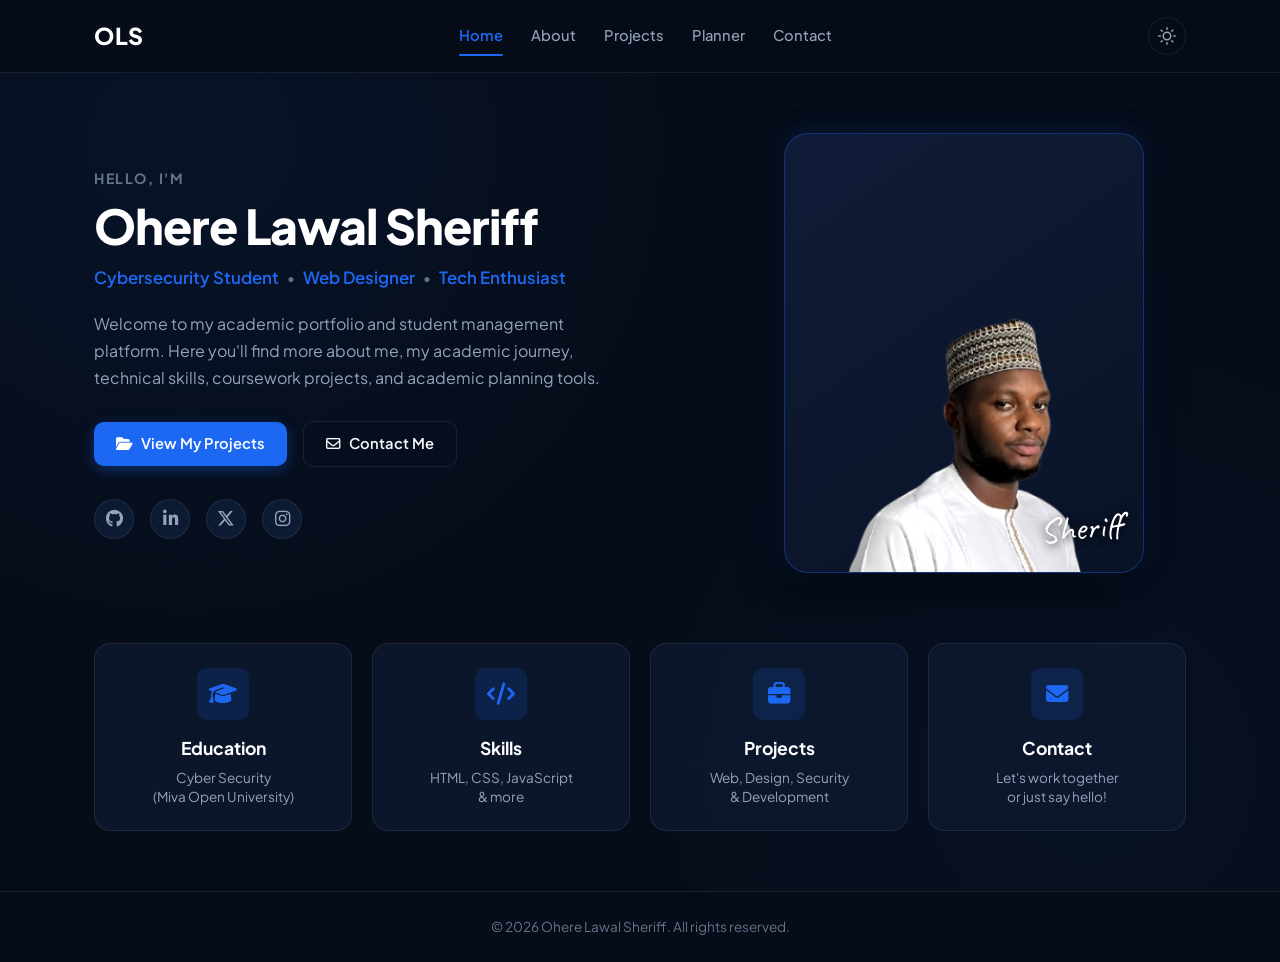
<file: index.html>
<!DOCTYPE html>
<html lang="en" data-theme="dark">
<head>
  <meta charset="UTF-8">
  <meta name="viewport" content="width=device-width, initial-scale=1.0">
  <title>Ohere Lawal Sheriff | Academic & Professional Portfolio</title>
  <meta name="description" content="Cybersecurity Student, Web Designer, Tech Enthusiast. Personal Academic Portfolio and Student Management Platform of Ohere Lawal Sheriff.">
  <link rel="stylesheet" href="css/style.css">
  <link rel="stylesheet" href="https://cdnjs.cloudflare.com/ajax/libs/font-awesome/6.4.0/css/all.min.css">
</head>
<body>

  <!-- Navigation Bar -->
  <header>
    <nav class="navbar" aria-label="Main Navigation">
      <div class="container nav-container">
        <a href="index.html" class="brand-logo" aria-label="OLS Home">
          OLS
        </a>

        <div class="nav-links" id="nav-links">
          <a href="index.html" class="nav-link active">Home</a>
          <a href="about.html" class="nav-link">About</a>
          <a href="projects.html" class="nav-link">Projects</a>
          <a href="planner.html" class="nav-link">Planner</a>
          <a href="contact.html" class="nav-link">Contact</a>
        </div>

        <div class="nav-actions">
          <button id="theme-toggle" class="theme-toggle-btn" aria-label="Toggle Theme" title="Toggle Light/Dark Theme">
            <svg xmlns="http://www.w3.org/2000/svg" width="18" height="18" viewBox="0 0 24 24" fill="none" stroke="currentColor" stroke-width="2" stroke-linecap="round" stroke-linejoin="round">
              <path d="M21 12.79A9 9 0 1 1 11.21 3 7 7 0 0 0 21 12.79z"></path>
            </svg>
          </button>
          <button id="mobile-menu-btn" class="mobile-menu-btn" aria-label="Open Navigation Menu">
            <i class="fa-solid fa-bars"></i>
          </button>
        </div>
      </div>
    </nav>
  </header>

  <!-- Main Content -->
  <main>
    <!-- Hero Section -->
    <section class="hero-section" aria-label="Introduction">
      <div class="container hero-grid">
        <div class="hero-content">
          <p class="hero-tag">HELLO, I'M</p>
          <h1 class="hero-name">Ohere Lawal Sheriff</h1>
          
          <div class="hero-roles">
            <span>Cybersecurity Student</span>
            <span class="dot">•</span>
            <span>Web Designer</span>
            <span class="dot">•</span>
            <span>Tech Enthusiast</span>
          </div>

          <p class="hero-desc">
            Welcome to my academic portfolio and student management platform. Here you'll find more about me, my academic journey, technical skills, coursework projects, and academic planning tools.
          </p>

          <div class="hero-buttons">
            <a href="projects.html" class="btn btn-primary">
              <i class="fa-solid fa-folder-open"></i> View My Projects
            </a>
            <a href="contact.html" class="btn btn-outline">
              <i class="fa-regular fa-envelope"></i> Contact Me
            </a>
          </div>

          <!-- Social Links -->
          <div class="social-links" aria-label="Social Profiles">
            <a href="https://github.com" target="_blank" rel="noopener noreferrer" class="social-link" aria-label="GitHub Profile">
              <i class="fa-brands fa-github"></i>
            </a>
            <a href="https://linkedin.com" target="_blank" rel="noopener noreferrer" class="social-link" aria-label="LinkedIn Profile">
              <i class="fa-brands fa-linkedin-in"></i>
            </a>
            <a href="https://x.com" target="_blank" rel="noopener noreferrer" class="social-link" aria-label="X Twitter Profile">
              <i class="fa-brands fa-x-twitter"></i>
            </a>
            <a href="https://instagram.com" target="_blank" rel="noopener noreferrer" class="social-link" aria-label="Instagram Profile">
              <i class="fa-brands fa-instagram"></i>
            </a>
          </div>
        </div>

        <!-- Hero Photograph Card -->
        <div class="hero-image-wrapper">
          <figure class="hero-image-card">
            <img src="assets/hero-photo.png" alt="Ohere Lawal Sheriff - Cybersecurity Student Photograph" width="360" height="420" loading="eager">
            <div class="signature-badge">Sheriff</div>
            <figcaption class="sr-only">Ohere Lawal Sheriff Academic Profile Portrait</figcaption>
          </figure>
        </div>
      </div>
    </section>

    <!-- Quick Highlights Section -->
    <section class="features-section" aria-label="Academic & Portfolio Highlights">
      <div class="container features-grid">
        <!-- Education -->
        <a href="about.html" class="feature-card">
          <div class="feature-icon-wrapper">
            <i class="fa-solid fa-graduation-cap"></i>
          </div>
          <h2 class="feature-title">Education</h2>
          <p class="feature-desc">Cyber Security<br>(Miva Open University)</p>
        </a>

        <!-- Skills -->
        <a href="about.html" class="feature-card">
          <div class="feature-icon-wrapper">
            <i class="fa-solid fa-code"></i>
          </div>
          <h2 class="feature-title">Skills</h2>
          <p class="feature-desc">HTML, CSS, JavaScript<br>& more</p>
        </a>

        <!-- Projects -->
        <a href="projects.html" class="feature-card">
          <div class="feature-icon-wrapper">
            <i class="fa-solid fa-briefcase"></i>
          </div>
          <h2 class="feature-title">Projects</h2>
          <p class="feature-desc">Web, Design, Security<br>& Development</p>
        </a>

        <!-- Contact -->
        <a href="contact.html" class="feature-card">
          <div class="feature-icon-wrapper">
            <i class="fa-solid fa-envelope"></i>
          </div>
          <h2 class="feature-title">Contact</h2>
          <p class="feature-desc">Let's work together<br>or just say hello!</p>
        </a>
      </div>
    </section>
  </main>

  <!-- Footer -->
  <footer class="footer">
    <div class="container">
      <p class="footer-text">© 2026 Ohere Lawal Sheriff. All rights reserved.</p>
    </div>
  </footer>

  <script src="js/main.js"></script>
</body>
</html>
</file>
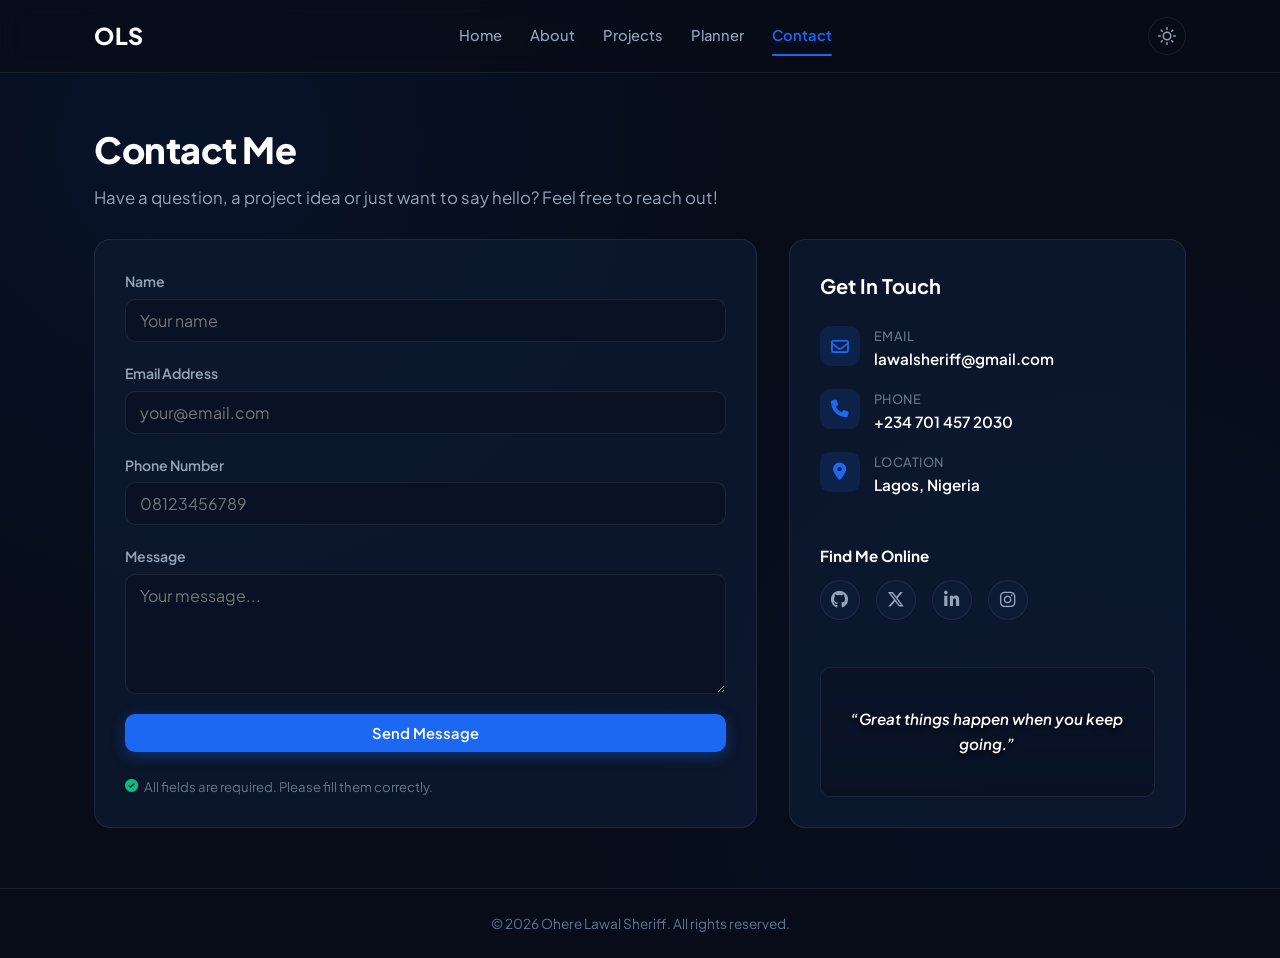
<file: contact.html>
<!DOCTYPE html>
<html lang="en" data-theme="dark">
<head>
  <meta charset="UTF-8">
  <meta name="viewport" content="width=device-width, initial-scale=1.0">
  <title>Contact Me | Ohere Lawal Sheriff</title>
  <meta name="description" content="Get in touch with Ohere Lawal Sheriff for cybersecurity, web design, projects, and collaborations.">
  <link rel="stylesheet" href="css/style.css">
  <link rel="stylesheet" href="https://cdnjs.cloudflare.com/ajax/libs/font-awesome/6.4.0/css/all.min.css">
</head>
<body>

  <!-- Navigation Bar -->
  <header>
    <nav class="navbar" aria-label="Main Navigation">
      <div class="container nav-container">
        <a href="index.html" class="brand-logo" aria-label="OLS Home">
          OLS
        </a>

        <div class="nav-links" id="nav-links">
          <a href="index.html" class="nav-link">Home</a>
          <a href="about.html" class="nav-link">About</a>
          <a href="projects.html" class="nav-link">Projects</a>
          <a href="planner.html" class="nav-link">Planner</a>
          <a href="contact.html" class="nav-link active">Contact</a>
        </div>

        <div class="nav-actions">
          <button id="theme-toggle" class="theme-toggle-btn" aria-label="Toggle Theme" title="Toggle Light/Dark Theme">
            <svg xmlns="http://www.w3.org/2000/svg" width="18" height="18" viewBox="0 0 24 24" fill="none" stroke="currentColor" stroke-width="2" stroke-linecap="round" stroke-linejoin="round">
              <path d="M21 12.79A9 9 0 1 1 11.21 3 7 7 0 0 0 21 12.79z"></path>
            </svg>
          </button>
          <button id="mobile-menu-btn" class="mobile-menu-btn" aria-label="Open Navigation Menu">
            <i class="fa-solid fa-bars"></i>
          </button>
        </div>
      </div>
    </nav>
  </header>

  <!-- Main Content -->
  <main class="container">
    <header class="page-header">
      <h1 class="page-title">Contact Me</h1>
      <p class="page-subtitle">Have a question, a project idea or just want to say hello? Feel free to reach out!</p>
    </header>

    <div class="contact-grid">
      <!-- Contact Form (Left) -->
      <section class="contact-form-card" aria-label="Contact Form">
        <form id="contact-form" class="contact-form" novalidate>
          <div class="form-group">
            <label for="contact-name" class="form-label">Name</label>
            <input 
              type="text" 
              id="contact-name" 
              class="form-input" 
              placeholder="Your name" 
              required
            >
          </div>

          <div class="form-group">
            <label for="contact-email" class="form-label">Email Address</label>
            <input 
              type="email" 
              id="contact-email" 
              class="form-input" 
              placeholder="your@email.com" 
              required
            >
          </div>

          <div class="form-group">
            <label for="contact-phone" class="form-label">Phone Number</label>
            <input 
              type="tel" 
              id="contact-phone" 
              class="form-input" 
              placeholder="08123456789" 
              required
            >
          </div>

          <div class="form-group">
            <label for="contact-message" class="form-label">Message</label>
            <textarea 
              id="contact-message" 
              class="form-input form-textarea" 
              placeholder="Your message..." 
              rows="4" 
              required
            ></textarea>
          </div>

          <button type="submit" class="btn btn-primary" style="width: 100%;">
            Send Message
          </button>

          <p class="form-disclaimer">
            <i class="fa-solid fa-circle-check" style="color: #10b981;"></i>
            All fields are required. Please fill them correctly.
          </p>
        </form>
      </section>

      <!-- Contact Info Details (Right) -->
      <aside class="contact-details-card" aria-label="Contact Information and Direct Links">
        <div class="contact-info-block">
          <h2 style="font-size: 1.25rem; font-weight: 700; color: var(--text-heading); margin-bottom: 6px;">Get In Touch</h2>
          
          <!-- Email -->
          <div class="info-row">
            <div class="info-row-icon">
              <i class="fa-regular fa-envelope"></i>
            </div>
            <div class="info-row-text">
              <span class="info-row-label">Email</span>
              <a href="mailto:lawalsheriff@gmail.com" class="info-row-val">lawalsheriff@gmail.com</a>
            </div>
          </div>

          <!-- Phone -->
          <div class="info-row">
            <div class="info-row-icon">
              <i class="fa-solid fa-phone"></i>
            </div>
            <div class="info-row-text">
              <span class="info-row-label">Phone</span>
              <a href="tel:+2347014572030" class="info-row-val">+234 701 457 2030</a>
            </div>
          </div>

          <!-- Location -->
          <div class="info-row">
            <div class="info-row-icon">
              <i class="fa-solid fa-location-dot"></i>
            </div>
            <div class="info-row-text">
              <span class="info-row-label">Location</span>
              <span class="info-row-val">Lagos, Nigeria</span>
            </div>
          </div>
        </div>

        <!-- Social Media Links -->
        <div>
          <h3 class="social-block-title">Find Me Online</h3>
          <div class="social-links">
            <a href="https://github.com" target="_blank" rel="noopener noreferrer" class="social-link" aria-label="GitHub">
              <i class="fa-brands fa-github"></i>
            </a>
            <a href="https://x.com" target="_blank" rel="noopener noreferrer" class="social-link" aria-label="X Twitter">
              <i class="fa-brands fa-x-twitter"></i>
            </a>
            <a href="https://linkedin.com" target="_blank" rel="noopener noreferrer" class="social-link" aria-label="LinkedIn">
              <i class="fa-brands fa-linkedin-in"></i>
            </a>
            <a href="https://instagram.com" target="_blank" rel="noopener noreferrer" class="social-link" aria-label="Instagram">
              <i class="fa-brands fa-instagram"></i>
            </a>
          </div>
        </div>

        <!-- Inspirational Visual Box -->
        <div class="inspirational-card">
          <p>“Great things happen when you keep going.”</p>
        </div>
      </aside>
    </div>
  </main>

  <!-- Footer -->
  <footer class="footer">
    <div class="container">
      <p class="footer-text">© 2026 Ohere Lawal Sheriff. All rights reserved.</p>
    </div>
  </footer>

  <script src="js/main.js"></script>
  <script src="js/contact.js"></script>
</body>
</html>
</file>
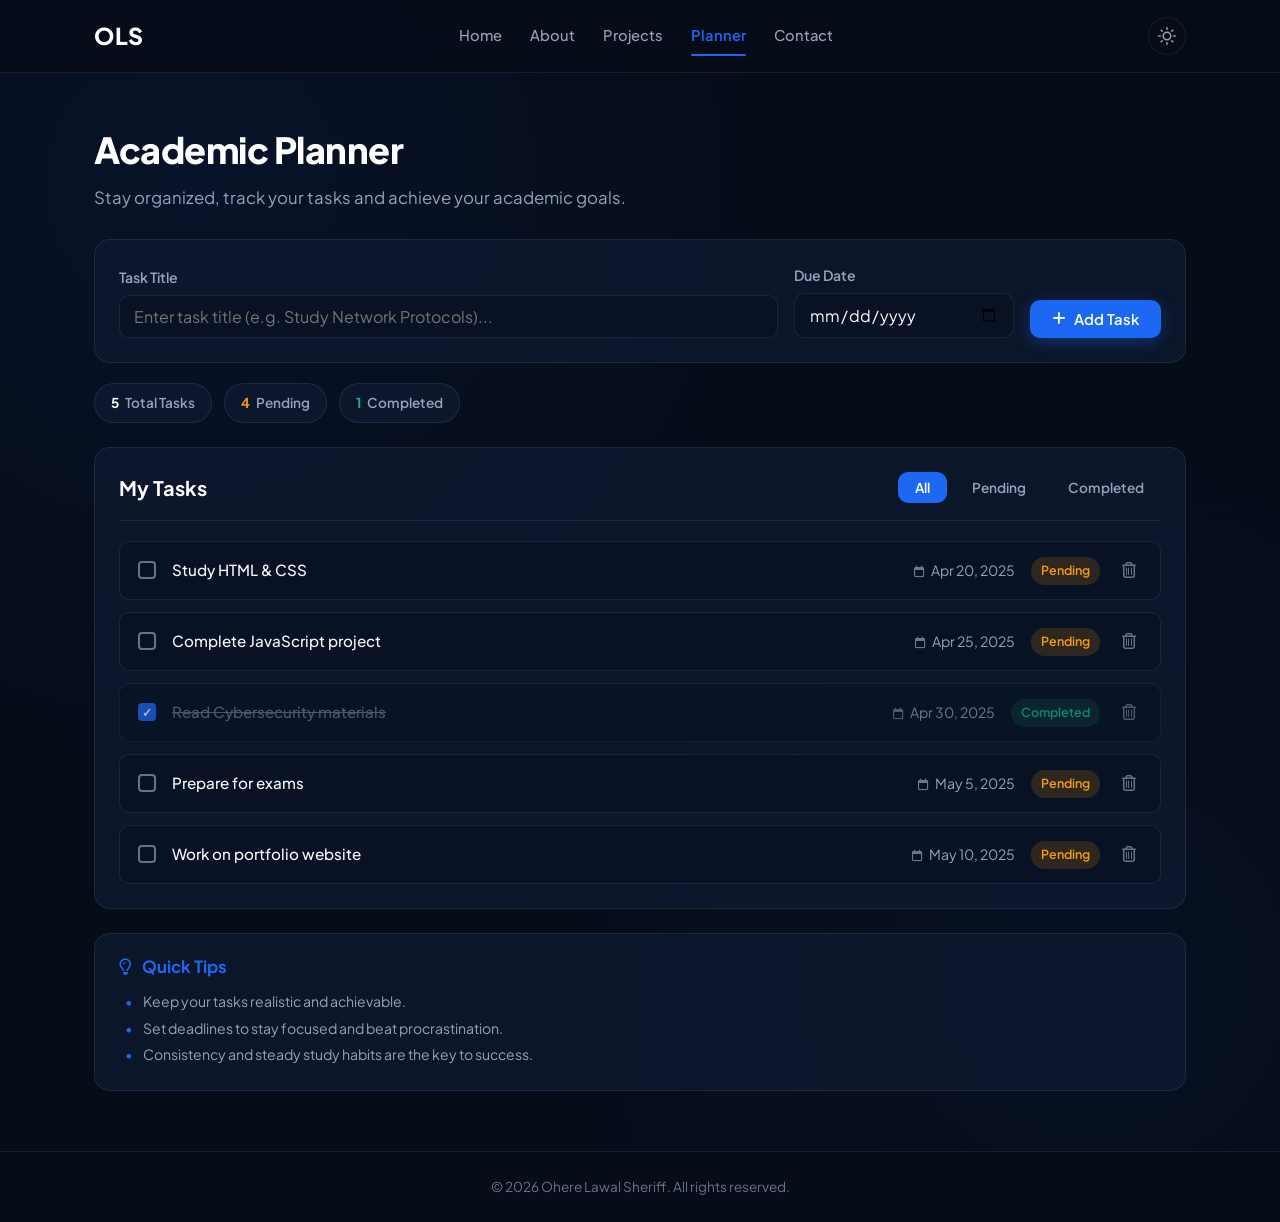
<file: planner.html>
<!DOCTYPE html>
<html lang="en" data-theme="dark">
<head>
  <meta charset="UTF-8">
  <meta name="viewport" content="width=device-width, initial-scale=1.0">
  <title>Academic Planner | Ohere Lawal Sheriff</title>
  <meta name="description" content="Interactive Academic Task Planner and Student Management Platform for tracking coursework and deadlines.">
  <link rel="stylesheet" href="css/style.css">
  <link rel="stylesheet" href="https://cdnjs.cloudflare.com/ajax/libs/font-awesome/6.4.0/css/all.min.css">
</head>
<body>

  <!-- Navigation Bar -->
  <header>
    <nav class="navbar" aria-label="Main Navigation">
      <div class="container nav-container">
        <a href="index.html" class="brand-logo" aria-label="OLS Home">
          OLS
        </a>

        <div class="nav-links" id="nav-links">
          <a href="index.html" class="nav-link">Home</a>
          <a href="about.html" class="nav-link">About</a>
          <a href="projects.html" class="nav-link">Projects</a>
          <a href="planner.html" class="nav-link active">Planner</a>
          <a href="contact.html" class="nav-link">Contact</a>
        </div>

        <div class="nav-actions">
          <button id="theme-toggle" class="theme-toggle-btn" aria-label="Toggle Theme" title="Toggle Light/Dark Theme">
            <svg xmlns="http://www.w3.org/2000/svg" width="18" height="18" viewBox="0 0 24 24" fill="none" stroke="currentColor" stroke-width="2" stroke-linecap="round" stroke-linejoin="round">
              <path d="M21 12.79A9 9 0 1 1 11.21 3 7 7 0 0 0 21 12.79z"></path>
            </svg>
          </button>
          <button id="mobile-menu-btn" class="mobile-menu-btn" aria-label="Open Navigation Menu">
            <i class="fa-solid fa-bars"></i>
          </button>
        </div>
      </div>
    </nav>
  </header>

  <!-- Main Content -->
  <main class="container">
    <header class="page-header">
      <h1 class="page-title">Academic Planner</h1>
      <p class="page-subtitle">Stay organized, track your tasks and achieve your academic goals.</p>
    </header>

    <div class="planner-wrapper">
      <!-- Task Creation Form Section -->
      <section class="planner-form-card" aria-label="Add New Task">
        <form id="task-form" class="planner-form">
          <div class="form-group">
            <label for="task-title" class="form-label">Task Title</label>
            <input 
              type="text" 
              id="task-title" 
              class="form-input" 
              placeholder="Enter task title (e.g. Study Network Protocols)..." 
              required
            >
          </div>

          <div class="form-group">
            <label for="task-due-date" class="form-label">Due Date</label>
            <input 
              type="date" 
              id="task-due-date" 
              class="form-input"
            >
          </div>

          <button type="submit" class="btn btn-primary">
            <i class="fa-solid fa-plus"></i> Add Task
          </button>
        </form>
      </section>

      <!-- Task Statistics Bar -->
      <div class="planner-stats-bar">
        <div class="stat-pill">
          <span class="stat-num" id="total-count">0</span> Total Tasks
        </div>
        <div class="stat-pill pending-stat">
          <span class="stat-num" id="pending-count">0</span> Pending
        </div>
        <div class="stat-pill completed-stat">
          <span class="stat-num" id="completed-count">0</span> Completed
        </div>
      </div>

      <!-- Task List & Filters Card -->
      <section class="planner-content-card" aria-label="Task Management List">
        <div class="planner-header-bar">
          <h2 style="font-size: 1.25rem; font-weight: 700; color: var(--text-heading);">My Tasks</h2>
          
          <div class="filter-tabs" role="tablist">
            <button class="filter-tab active" data-filter="all" role="tab">All</button>
            <button class="filter-tab" data-filter="pending" role="tab">Pending</button>
            <button class="filter-tab" data-filter="completed" role="tab">Completed</button>
          </div>
        </div>

        <div id="tasks-list" class="tasks-list">
          <!-- Dynamically Populated by planner.js -->
        </div>
      </section>

      <!-- Quick Tips Card -->
      <aside class="tips-card" aria-label="Study & Academic Productivity Tips">
        <div class="tips-header">
          <i class="fa-regular fa-lightbulb"></i>
          <span>Quick Tips</span>
        </div>
        <ul class="tips-list">
          <li>Keep your tasks realistic and achievable.</li>
          <li>Set deadlines to stay focused and beat procrastination.</li>
          <li>Consistency and steady study habits are the key to success.</li>
        </ul>
      </aside>
    </div>
  </main>

  <!-- Footer -->
  <footer class="footer">
    <div class="container">
      <p class="footer-text">© 2026 Ohere Lawal Sheriff. All rights reserved.</p>
    </div>
  </footer>

  <script src="js/main.js"></script>
  <script src="js/planner.js"></script>
</body>
</html>
</file>
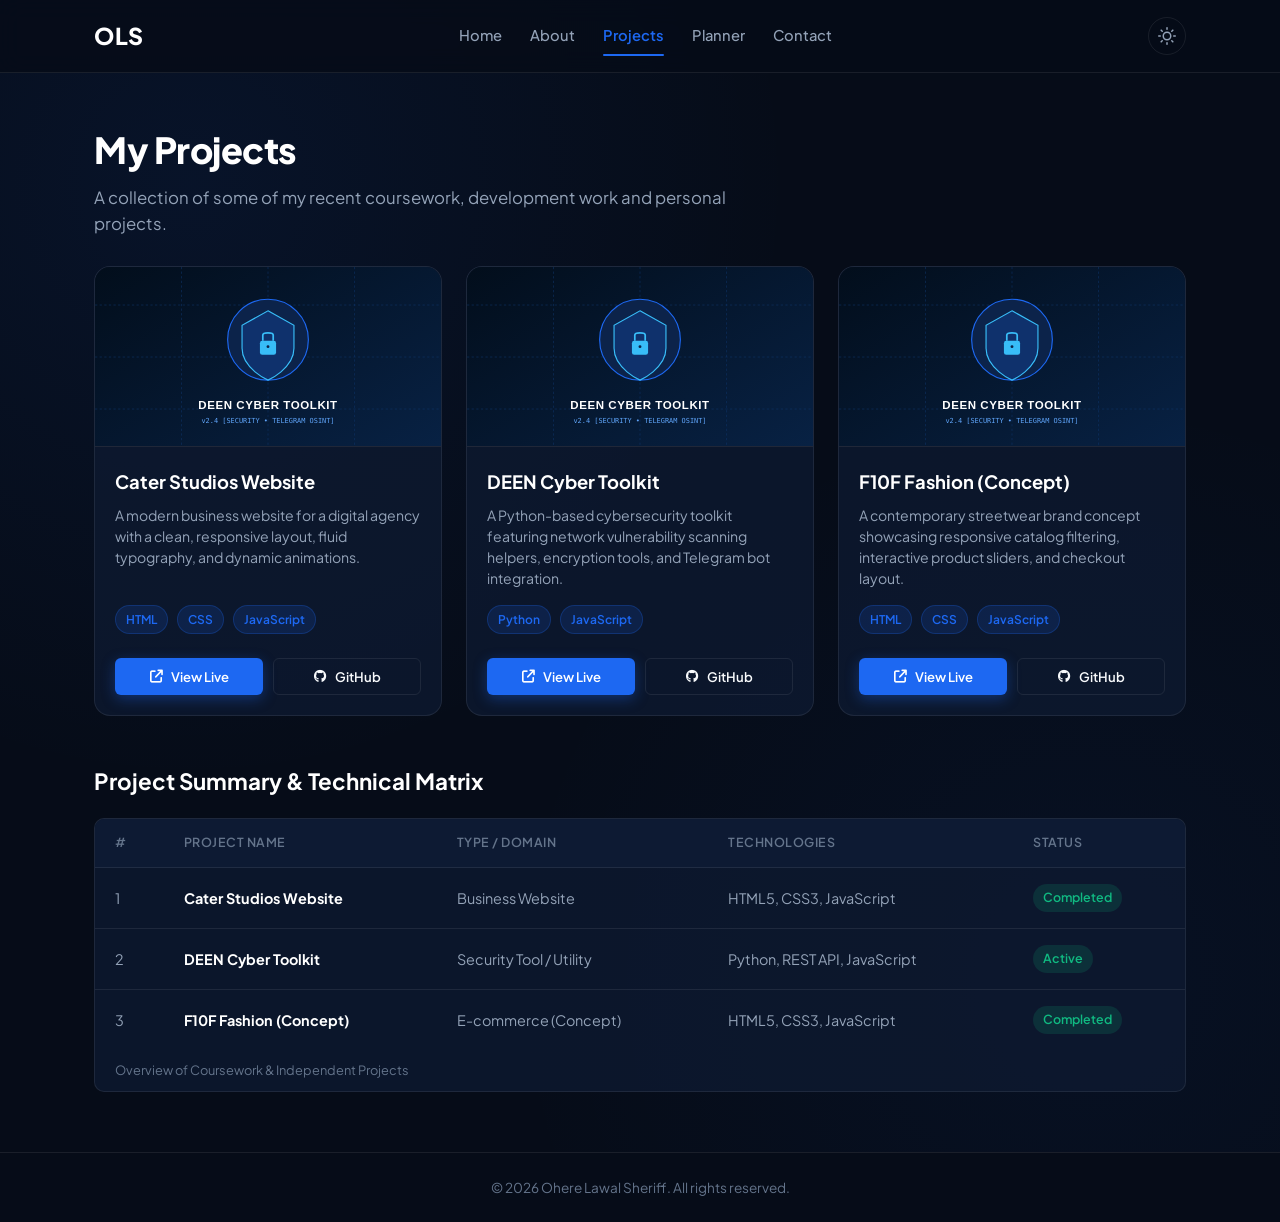
<file: projects.html>
<!DOCTYPE html>
<html lang="en" data-theme="dark">
<head>
  <meta charset="UTF-8">
  <meta name="viewport" content="width=device-width, initial-scale=1.0">
  <title>My Projects | Ohere Lawal Sheriff</title>
  <meta name="description" content="Explore academic and development projects built by Ohere Lawal Sheriff - Cater Studios Website, DEEN Cyber Toolkit, and F10F Fashion Concept.">
  <link rel="stylesheet" href="css/style.css">
  <link rel="stylesheet" href="https://cdnjs.cloudflare.com/ajax/libs/font-awesome/6.4.0/css/all.min.css">
</head>
<body>

  <!-- Navigation Bar -->
  <header>
    <nav class="navbar" aria-label="Main Navigation">
      <div class="container nav-container">
        <a href="index.html" class="brand-logo" aria-label="OLS Home">
          OLS
        </a>

        <div class="nav-links" id="nav-links">
          <a href="index.html" class="nav-link">Home</a>
          <a href="about.html" class="nav-link">About</a>
          <a href="projects.html" class="nav-link active">Projects</a>
          <a href="planner.html" class="nav-link">Planner</a>
          <a href="contact.html" class="nav-link">Contact</a>
        </div>

        <div class="nav-actions">
          <button id="theme-toggle" class="theme-toggle-btn" aria-label="Toggle Theme" title="Toggle Light/Dark Theme">
            <svg xmlns="http://www.w3.org/2000/svg" width="18" height="18" viewBox="0 0 24 24" fill="none" stroke="currentColor" stroke-width="2" stroke-linecap="round" stroke-linejoin="round">
              <path d="M21 12.79A9 9 0 1 1 11.21 3 7 7 0 0 0 21 12.79z"></path>
            </svg>
          </button>
          <button id="mobile-menu-btn" class="mobile-menu-btn" aria-label="Open Navigation Menu">
            <i class="fa-solid fa-bars"></i>
          </button>
        </div>
      </div>
    </nav>
  </header>

  <!-- Main Content -->
  <main class="container">
    <header class="page-header">
      <h1 class="page-title">My Projects</h1>
      <p class="page-subtitle">A collection of some of my recent coursework, development work and personal projects.</p>
    </header>

    <!-- Projects Cards Grid -->
    <section class="projects-grid" aria-label="Project Showcase">
      <!-- Project 1: Cater Studios Website -->
      <article class="project-card">
        <figure class="project-preview">
          <img src="assets/project-deen.svg" alt="Cater Studios Website Screenshot and Interface Preview" loading="lazy">
        </figure>
        <div class="project-body">
          <h2 class="project-title">Cater Studios Website</h2>
          <p class="project-desc">
            A modern business website for a digital agency with a clean, responsive layout, fluid typography, and dynamic animations.
          </p>
          <div class="project-tags">
            <span class="tech-badge">HTML</span>
            <span class="tech-badge">CSS</span>
            <span class="tech-badge">JavaScript</span>
          </div>
          <div class="project-actions">
            <a href="https://example.com" target="_blank" rel="noopener noreferrer" class="btn btn-primary btn-sm">
              <i class="fa-solid fa-arrow-up-right-from-square"></i> View Live
            </a>
            <a href="https://github.com" target="_blank" rel="noopener noreferrer" class="btn btn-outline btn-sm">
              <i class="fa-brands fa-github"></i> GitHub
            </a>
          </div>
        </div>
      </article>

      <!-- Project 2: DEEN Cyber Toolkit -->
      <article class="project-card">
        <figure class="project-preview">
          <img src="assets/project-deen.svg" alt="DEEN Cyber Toolkit Command-line and Security Dashboard Preview" loading="lazy">
        </figure>
        <div class="project-body">
          <h2 class="project-title">DEEN Cyber Toolkit</h2>
          <p class="project-desc">
            A Python-based cybersecurity toolkit featuring network vulnerability scanning helpers, encryption tools, and Telegram bot integration.
          </p>
          <div class="project-tags">
            <span class="tech-badge">Python</span>
            <span class="tech-badge">JavaScript</span>
          </div>
          <div class="project-actions">
            <a href="https://example.com" target="_blank" rel="noopener noreferrer" class="btn btn-primary btn-sm">
              <i class="fa-solid fa-arrow-up-right-from-square"></i> View Live
            </a>
            <a href="https://github.com" target="_blank" rel="noopener noreferrer" class="btn btn-outline btn-sm">
              <i class="fa-brands fa-github"></i> GitHub
            </a>
          </div>
        </div>
      </article>

      <!-- Project 3: F10F Fashion (Concept) -->
      <article class="project-card">
        <figure class="project-preview">
          <img src="assets/project-deen.svg" alt="F10F Fashion Concept E-Commerce Storefront Preview" loading="lazy">
        </figure>
        <div class="project-body">
          <h2 class="project-title">F10F Fashion (Concept)</h2>
          <p class="project-desc">
            A contemporary streetwear brand concept showcasing responsive catalog filtering, interactive product sliders, and checkout layout.
          </p>
          <div class="project-tags">
            <span class="tech-badge">HTML</span>
            <span class="tech-badge">CSS</span>
            <span class="tech-badge">JavaScript</span>
          </div>
          <div class="project-actions">
            <a href="https://example.com" target="_blank" rel="noopener noreferrer" class="btn btn-primary btn-sm">
              <i class="fa-solid fa-arrow-up-right-from-square"></i> View Live
            </a>
            <a href="https://github.com" target="_blank" rel="noopener noreferrer" class="btn btn-outline btn-sm">
              <i class="fa-brands fa-github"></i> GitHub
            </a>
          </div>
        </div>
      </article>
    </section>

    <!-- Project Summary Section (Demonstrating HTML Tables) -->
    <section class="summary-section" aria-label="Project Summary Overview">
      <h2 class="section-heading">Project Summary & Technical Matrix</h2>
      <div class="table-responsive">
        <table class="summary-table">
          <caption>Overview of Coursework & Independent Projects</caption>
          <thead>
            <tr>
              <th scope="col">#</th>
              <th scope="col">Project Name</th>
              <th scope="col">Type / Domain</th>
              <th scope="col">Technologies</th>
              <th scope="col">Status</th>
            </tr>
          </thead>
          <tbody>
            <tr>
              <td>1</td>
              <td><strong>Cater Studios Website</strong></td>
              <td>Business Website</td>
              <td>HTML5, CSS3, JavaScript</td>
              <td><span class="status-badge completed">Completed</span></td>
            </tr>
            <tr>
              <td>2</td>
              <td><strong>DEEN Cyber Toolkit</strong></td>
              <td>Security Tool / Utility</td>
              <td>Python, REST API, JavaScript</td>
              <td><span class="status-badge completed">Active</span></td>
            </tr>
            <tr>
              <td>3</td>
              <td><strong>F10F Fashion (Concept)</strong></td>
              <td>E-commerce (Concept)</td>
              <td>HTML5, CSS3, JavaScript</td>
              <td><span class="status-badge completed">Completed</span></td>
            </tr>
          </tbody>
        </table>
      </div>
    </section>
  </main>

  <!-- Footer -->
  <footer class="footer">
    <div class="container">
      <p class="footer-text">© 2026 Ohere Lawal Sheriff. All rights reserved.</p>
    </div>
  </footer>

  <script src="js/main.js"></script>
</body>
</html>
</file>
<file: css/style.css>
/* ==========================================================================
   OHERE LAWAL SHERIFF (OLS) PORTFOLIO - MAIN STYLESHEET
   ========================================================================== */

@import url('https://fonts.googleapis.com/css2?family=Plus+Jakarta+Sans:wght@300;400;500;600;700;800&family=Caveat:wght@600;700&display=swap');

:root {
  /* Dark Theme Colors (Default) */
  --bg-main: #060c18;
  --bg-secondary: #0a1325;
  --bg-card: rgba(14, 25, 48, 0.85);
  --bg-card-hover: rgba(20, 36, 68, 0.95);
  --bg-card-subtle: #0d1a33;
  --bg-input: #091224;
  --bg-quote: #081734;
  
  --border-color: rgba(255, 255, 255, 0.08);
  --border-color-focus: #2563eb;
  --border-subtle: rgba(255, 255, 255, 0.05);

  --text-main: #f8fafc;
  --text-secondary: #94a3b8;
  --text-muted: #64748b;
  --text-heading: #ffffff;

  --accent-blue: #1d68f2;
  --accent-blue-hover: #1555cb;
  --accent-blue-light: rgba(29, 104, 242, 0.15);
  --accent-blue-glow: rgba(29, 104, 242, 0.35);

  --badge-pending-bg: rgba(245, 158, 11, 0.15);
  --badge-pending-text: #f59e0b;
  --badge-completed-bg: rgba(16, 185, 129, 0.15);
  --badge-completed-text: #10b981;

  --danger-color: #ef4444;
  --danger-hover: #dc2626;

  --shadow-sm: 0 2px 4px rgba(0, 0, 0, 0.3);
  --shadow-md: 0 4px 20px rgba(0, 0, 0, 0.4);
  --shadow-lg: 0 10px 30px rgba(0, 0, 0, 0.6);
  --shadow-glow: 0 0 25px var(--accent-blue-glow);

  --radius-sm: 6px;
  --radius-md: 10px;
  --radius-lg: 16px;
  --radius-full: 9999px;

  --transition: all 0.25s cubic-bezier(0.4, 0, 0.2, 1);
  --max-width: 1140px;
}

/* Light Theme Variables */
[data-theme="light"] {
  --bg-main: #f4f6fb;
  --bg-secondary: #eaeff8;
  --bg-card: #ffffff;
  --bg-card-hover: #ffffff;
  --bg-card-subtle: #f0f4fd;
  --bg-input: #f8fafc;
  --bg-quote: #e8f0fe;

  --border-color: #e2e8f0;
  --border-color-focus: #1d68f2;
  --border-subtle: #e5e7eb;

  --text-main: #0f172a;
  --text-secondary: #475569;
  --text-muted: #94a3b8;
  --text-heading: #090e17;

  --accent-blue-light: rgba(29, 104, 242, 0.1);
  --accent-blue-glow: rgba(29, 104, 242, 0.15);

  --shadow-sm: 0 2px 4px rgba(0, 0, 0, 0.05);
  --shadow-md: 0 4px 16px rgba(0, 0, 0, 0.08);
  --shadow-lg: 0 10px 30px rgba(0, 0, 0, 0.1);
}

/* Base Reset & Typography */
* {
  margin: 0;
  padding: 0;
  box-sizing: border-box;
}

html {
  scroll-behavior: smooth;
  font-size: 16px;
}

body {
  font-family: 'Plus Jakarta Sans', -apple-system, BlinkMacSystemFont, sans-serif;
  background-color: var(--bg-main);
  color: var(--text-main);
  line-height: 1.6;
  min-height: 100vh;
  display: flex;
  flex-direction: column;
  transition: background-color 0.3s ease, color 0.3s ease;
  overflow-x: hidden;
  background-image: 
    radial-gradient(circle at 15% 15%, rgba(29, 104, 242, 0.08) 0%, transparent 40%),
    radial-gradient(circle at 85% 80%, rgba(29, 104, 242, 0.05) 0%, transparent 40%);
}

a {
  text-decoration: none;
  color: inherit;
  transition: var(--transition);
}

ul {
  list-style: none;
}

img {
  max-width: 100%;
  display: block;
}

button, input, textarea, select {
  font-family: inherit;
  font-size: inherit;
}

.sr-only {
  position: absolute;
  width: 1px;
  height: 1px;
  padding: 0;
  margin: -1px;
  overflow: hidden;
  clip: rect(0, 0, 0, 0);
  white-space: nowrap;
  border: 0;
}

.container {
  width: 100%;
  max-width: var(--max-width);
  margin: 0 auto;
  padding: 0 24px;
}

/* ==========================================================================
   NAVIGATION BAR
   ========================================================================== */
.navbar {
  position: sticky;
  top: 0;
  z-index: 100;
  background-color: rgba(6, 12, 24, 0.85);
  backdrop-filter: blur(12px);
  -webkit-backdrop-filter: blur(12px);
  border-bottom: 1px solid var(--border-color);
  transition: var(--transition);
}

[data-theme="light"] .navbar {
  background-color: rgba(244, 246, 251, 0.88);
}

.nav-container {
  display: flex;
  align-items: center;
  justify-content: space-between;
  height: 72px;
}

.brand-logo {
  font-size: 1.45rem;
  font-weight: 800;
  letter-spacing: 0.5px;
  color: var(--text-heading);
  display: flex;
  align-items: center;
  gap: 6px;
}

.brand-logo span {
  color: var(--accent-blue);
}

.nav-links {
  display: flex;
  align-items: center;
  gap: 28px;
}

.nav-link {
  font-size: 0.92rem;
  font-weight: 500;
  color: var(--text-secondary);
  padding: 6px 0;
  position: relative;
  transition: var(--transition);
}

.nav-link:hover {
  color: var(--text-main);
}

.nav-link.active {
  color: var(--accent-blue);
  font-weight: 600;
}

.nav-link.active::after {
  content: '';
  position: absolute;
  bottom: -2px;
  left: 0;
  width: 100%;
  height: 2px;
  background-color: var(--accent-blue);
  border-radius: var(--radius-full);
}

.nav-actions {
  display: flex;
  align-items: center;
  gap: 16px;
}

.theme-toggle-btn {
  background: transparent;
  border: 1px solid var(--border-color);
  color: var(--text-secondary);
  width: 38px;
  height: 38px;
  border-radius: var(--radius-full);
  display: flex;
  align-items: center;
  justify-content: center;
  cursor: pointer;
  transition: var(--transition);
}

.theme-toggle-btn:hover {
  background-color: var(--bg-secondary);
  color: var(--accent-blue);
  border-color: var(--accent-blue);
}

.mobile-menu-btn {
  display: none;
  background: transparent;
  border: none;
  color: var(--text-main);
  font-size: 1.5rem;
  cursor: pointer;
  padding: 4px;
}

/* ==========================================================================
   BUTTONS & BADGES
   ========================================================================== */
.btn {
  display: inline-flex;
  align-items: center;
  justify-content: center;
  gap: 8px;
  padding: 10px 22px;
  font-size: 0.92rem;
  font-weight: 600;
  border-radius: var(--radius-md);
  cursor: pointer;
  transition: var(--transition);
  border: none;
  text-align: center;
}

.btn-primary {
  background-color: var(--accent-blue);
  color: #ffffff;
  box-shadow: 0 4px 14px rgba(29, 104, 242, 0.35);
}

.btn-primary:hover {
  background-color: var(--accent-blue-hover);
  transform: translateY(-2px);
  box-shadow: 0 6px 20px rgba(29, 104, 242, 0.45);
}

.btn-outline {
  background-color: transparent;
  color: var(--text-main);
  border: 1px solid var(--border-color);
}

.btn-outline:hover {
  border-color: var(--accent-blue);
  color: var(--accent-blue);
  background-color: var(--accent-blue-light);
  transform: translateY(-2px);
}

.btn-sm {
  padding: 7px 16px;
  font-size: 0.82rem;
  border-radius: var(--radius-sm);
}

.tech-badge {
  display: inline-block;
  padding: 4px 10px;
  font-size: 0.75rem;
  font-weight: 600;
  border-radius: var(--radius-full);
  background-color: var(--accent-blue-light);
  color: var(--accent-blue);
  border: 1px solid rgba(29, 104, 242, 0.25);
  margin-right: 6px;
  margin-bottom: 6px;
}

.status-badge {
  display: inline-flex;
  align-items: center;
  padding: 4px 10px;
  font-size: 0.78rem;
  font-weight: 600;
  border-radius: var(--radius-full);
}

.status-badge.pending {
  background-color: var(--badge-pending-bg);
  color: var(--badge-pending-text);
}

.status-badge.completed {
  background-color: var(--badge-completed-bg);
  color: var(--badge-completed-text);
}

/* ==========================================================================
   PAGE HEADERS (Sub-pages)
   ========================================================================== */
.page-header {
  padding: 48px 0 28px;
  text-align: left;
}

.page-title {
  font-size: 2.25rem;
  font-weight: 800;
  color: var(--text-heading);
  margin-bottom: 6px;
  letter-spacing: -0.5px;
}

.page-subtitle {
  font-size: 1.05rem;
  color: var(--text-secondary);
  max-width: 650px;
}

/* ==========================================================================
   HOMEPAGE HERO SECTION
   ========================================================================== */
.hero-section {
  padding: 60px 0 40px;
}

.hero-grid {
  display: grid;
  grid-template-columns: 1.15fr 0.85fr;
  gap: 48px;
  align-items: center;
}

.hero-tag {
  font-size: 0.88rem;
  font-weight: 700;
  letter-spacing: 1.5px;
  color: var(--text-muted);
  text-transform: uppercase;
  margin-bottom: 8px;
}

.hero-name {
  font-size: 3rem;
  font-weight: 800;
  color: var(--text-heading);
  letter-spacing: -1px;
  line-height: 1.15;
  margin-bottom: 12px;
}

.hero-roles {
  font-size: 1.05rem;
  font-weight: 600;
  color: var(--accent-blue);
  margin-bottom: 18px;
  display: flex;
  align-items: center;
  flex-wrap: wrap;
  gap: 8px;
}

.hero-roles .dot {
  color: var(--text-muted);
  font-size: 0.8rem;
}

.hero-desc {
  font-size: 1rem;
  color: var(--text-secondary);
  line-height: 1.7;
  margin-bottom: 30px;
  max-width: 520px;
}

.hero-buttons {
  display: flex;
  align-items: center;
  gap: 16px;
  margin-bottom: 32px;
}

.social-links {
  display: flex;
  align-items: center;
  gap: 16px;
}

.social-link {
  width: 40px;
  height: 40px;
  border-radius: var(--radius-full);
  background-color: var(--bg-card-subtle);
  border: 1px solid var(--border-color);
  color: var(--text-secondary);
  display: flex;
  align-items: center;
  justify-content: center;
  font-size: 1.1rem;
  transition: var(--transition);
}

.social-link:hover {
  background-color: var(--accent-blue);
  color: #ffffff;
  border-color: var(--accent-blue);
  transform: translateY(-3px);
  box-shadow: 0 4px 12px var(--accent-blue-glow);
}

.hero-image-wrapper {
  position: relative;
  display: flex;
  justify-content: center;
}

.hero-image-card {
  position: relative;
  width: 100%;
  max-width: 360px;
  height: 440px;
  border-radius: 24px;
  overflow: hidden;
  background: linear-gradient(145deg, #101c38, #091326);
  border: 1px solid rgba(29, 104, 242, 0.35);
  box-shadow: 0 20px 40px rgba(0, 0, 0, 0.6), 0 0 30px rgba(29, 104, 242, 0.2);
  display: flex;
  align-items: flex-end;
  justify-content: center;
}

.hero-image-card img {
  width: 100%;
  height: 100%;
  object-fit: cover;
  object-position: top center;
  filter: contrast(1.05) brightness(1.02);
  transition: transform 0.4s ease;
}

.hero-image-card:hover img {
  transform: scale(1.03);
}

.signature-badge {
  position: absolute;
  bottom: 16px;
  right: 20px;
  font-family: 'Caveat', cursive;
  font-size: 2.2rem;
  color: #ffffff;
  text-shadow: 0 2px 10px rgba(0, 0, 0, 0.9);
  pointer-events: none;
  transform: rotate(-5deg);
  z-index: 2;
}

/* Quick Features Grid */
.features-section {
  padding: 30px 0 60px;
}

.features-grid {
  display: grid;
  grid-template-columns: repeat(4, 1fr);
  gap: 20px;
}

.feature-card {
  background-color: var(--bg-card);
  border: 1px solid var(--border-color);
  border-radius: var(--radius-lg);
  padding: 24px 20px;
  text-align: center;
  transition: var(--transition);
  display: flex;
  flex-direction: column;
  align-items: center;
  text-decoration: none;
}

.feature-card:hover {
  transform: translateY(-6px);
  border-color: var(--accent-blue);
  background-color: var(--bg-card-hover);
  box-shadow: var(--shadow-md);
}

.feature-icon-wrapper {
  width: 52px;
  height: 52px;
  border-radius: var(--radius-md);
  background-color: var(--accent-blue-light);
  color: var(--accent-blue);
  display: flex;
  align-items: center;
  justify-content: center;
  font-size: 1.4rem;
  margin-bottom: 14px;
}

.feature-title {
  font-size: 1.1rem;
  font-weight: 700;
  color: var(--text-heading);
  margin-bottom: 6px;
}

.feature-desc {
  font-size: 0.85rem;
  color: var(--text-secondary);
  line-height: 1.4;
}

/* ==========================================================================
   ABOUT ME PAGE & MULTIMEDIA
   ========================================================================== */
.about-top-grid {
  display: grid;
  grid-template-columns: 340px 1fr;
  gap: 36px;
  margin-bottom: 36px;
  align-items: stretch;
}

.about-photo-card {
  border-radius: var(--radius-lg);
  overflow: hidden;
  border: 1px solid var(--border-color);
  background: linear-gradient(145deg, #101c38, #091326);
  height: 100%;
  min-height: 320px;
  position: relative;
}

.about-photo-card img {
  width: 100%;
  height: 100%;
  object-fit: cover;
  object-position: top center;
}

.about-info-column {
  display: flex;
  flex-direction: column;
  gap: 20px;
}

.info-card {
  background-color: var(--bg-card);
  border: 1px solid var(--border-color);
  border-radius: var(--radius-lg);
  padding: 24px;
  transition: var(--transition);
}

.info-card:hover {
  border-color: rgba(29, 104, 242, 0.4);
}

.info-card-header {
  display: flex;
  align-items: center;
  gap: 12px;
  margin-bottom: 12px;
}

.info-icon {
  color: var(--accent-blue);
  font-size: 1.3rem;
}

.info-card-title {
  font-size: 1.15rem;
  font-weight: 700;
  color: var(--text-heading);
}

.info-list {
  list-style: none;
  padding-left: 4px;
}

.info-list li {
  position: relative;
  padding-left: 18px;
  font-size: 0.95rem;
  color: var(--text-secondary);
  margin-bottom: 6px;
}

.info-list li::before {
  content: '•';
  position: absolute;
  left: 0;
  color: var(--accent-blue);
  font-size: 1.2rem;
  line-height: 1;
}

.about-bottom-grid {
  display: grid;
  grid-template-columns: 1.1fr 0.9fr;
  gap: 30px;
  margin-bottom: 36px;
}

.skills-list {
  display: flex;
  flex-direction: column;
  gap: 16px;
  margin-top: 10px;
}

.skill-item {
  display: flex;
  flex-direction: column;
  gap: 6px;
}

.skill-info {
  display: flex;
  justify-content: space-between;
  font-size: 0.9rem;
  font-weight: 600;
  color: var(--text-main);
}

.skill-info .percent {
  color: var(--text-muted);
  font-weight: 500;
}

.progress-track {
  width: 100%;
  height: 8px;
  background-color: var(--bg-input);
  border-radius: var(--radius-full);
  overflow: hidden;
  border: 1px solid var(--border-subtle);
}

.progress-fill {
  height: 100%;
  background: linear-gradient(90deg, #1d68f2, #3b82f6);
  border-radius: var(--radius-full);
  transition: width 1s ease-in-out;
}

.hobbies-list {
  display: grid;
  grid-template-columns: 1fr;
  gap: 8px;
  margin-top: 8px;
}

.hobbies-list li {
  position: relative;
  padding-left: 20px;
  font-size: 0.92rem;
  color: var(--text-secondary);
}

.hobbies-list li::before {
  content: '•';
  position: absolute;
  left: 4px;
  color: var(--accent-blue);
  font-size: 1.2rem;
}

/* Multimedia Showcase */
.multimedia-grid {
  display: grid;
  grid-template-columns: 1fr 1fr;
  gap: 20px;
  margin-top: 14px;
}

.media-box {
  background-color: var(--bg-card-subtle);
  border: 1px solid var(--border-color);
  border-radius: var(--radius-md);
  padding: 18px;
}

.media-label {
  display: flex;
  align-items: center;
  gap: 8px;
  color: var(--text-heading);
  font-size: 0.95rem;
  margin-bottom: 6px;
}

.media-label i {
  color: var(--accent-blue);
}

/* Quote Banner */
.quote-banner {
  background-color: var(--bg-quote);
  border: 1px solid rgba(29, 104, 242, 0.25);
  border-radius: var(--radius-lg);
  padding: 24px 30px;
  display: flex;
  align-items: center;
  gap: 20px;
  margin-bottom: 60px;
}

.quote-icon {
  font-size: 2.2rem;
  color: var(--accent-blue);
  opacity: 0.8;
  flex-shrink: 0;
}

.quote-content {
  font-size: 1.05rem;
  font-style: italic;
  color: var(--text-main);
}

.quote-author {
  display: block;
  font-style: normal;
  font-size: 0.88rem;
  color: var(--text-muted);
  margin-top: 4px;
}

/* ==========================================================================
   PROJECTS PAGE
   ========================================================================== */
.projects-grid {
  display: grid;
  grid-template-columns: repeat(3, 1fr);
  gap: 24px;
  margin-bottom: 48px;
}

.project-card {
  background-color: var(--bg-card);
  border: 1px solid var(--border-color);
  border-radius: var(--radius-lg);
  overflow: hidden;
  display: flex;
  flex-direction: column;
  transition: var(--transition);
}

.project-card:hover {
  transform: translateY(-6px);
  border-color: rgba(29, 104, 242, 0.4);
  box-shadow: var(--shadow-md);
}

.project-preview {
  width: 100%;
  height: 180px;
  background-color: #0d1527;
  position: relative;
  overflow: hidden;
  border-bottom: 1px solid var(--border-color);
  display: flex;
  align-items: center;
  justify-content: center;
}

.project-preview img {
  width: 100%;
  height: 100%;
  object-fit: cover;
  transition: transform 0.4s ease;
}

.project-card:hover .project-preview img {
  transform: scale(1.05);
}

.project-body {
  padding: 20px;
  display: flex;
  flex-direction: column;
  flex-grow: 1;
}

.project-title {
  font-size: 1.15rem;
  font-weight: 700;
  color: var(--text-heading);
  margin-bottom: 8px;
}

.project-desc {
  font-size: 0.88rem;
  color: var(--text-secondary);
  line-height: 1.5;
  margin-bottom: 16px;
  flex-grow: 1;
}

.project-tags {
  margin-bottom: 18px;
}

.project-actions {
  display: grid;
  grid-template-columns: 1fr 1fr;
  gap: 10px;
}

/* Project Summary Table */
.summary-section {
  margin-bottom: 60px;
}

.section-heading {
  font-size: 1.4rem;
  font-weight: 700;
  color: var(--text-heading);
  margin-bottom: 18px;
}

.table-responsive {
  width: 100%;
  overflow-x: auto;
  border-radius: var(--radius-md);
  border: 1px solid var(--border-color);
  background-color: var(--bg-card);
}

.summary-table {
  width: 100%;
  border-collapse: collapse;
  text-align: left;
  font-size: 0.9rem;
}

.summary-table caption {
  caption-side: bottom;
  text-align: left;
  padding: 10px 20px;
  font-size: 0.8rem;
  color: var(--text-muted);
}

.summary-table th {
  background-color: var(--bg-card-subtle);
  padding: 14px 20px;
  font-weight: 600;
  color: var(--text-muted);
  border-bottom: 1px solid var(--border-color);
  text-transform: uppercase;
  font-size: 0.78rem;
  letter-spacing: 0.5px;
}

.summary-table td {
  padding: 16px 20px;
  border-bottom: 1px solid var(--border-color);
  color: var(--text-secondary);
}

.summary-table tr:last-child td {
  border-bottom: none;
}

.summary-table tr:hover td {
  background-color: rgba(29, 104, 242, 0.04);
  color: var(--text-main);
}

.summary-table td strong {
  color: var(--text-heading);
}

/* ==========================================================================
   ACADEMIC PLANNER PAGE
   ========================================================================== */
.planner-wrapper {
  margin-bottom: 60px;
}

.planner-form-card {
  background-color: var(--bg-card);
  border: 1px solid var(--border-color);
  border-radius: var(--radius-lg);
  padding: 24px;
  margin-bottom: 20px;
}

.planner-form {
  display: grid;
  grid-template-columns: 1fr 220px auto;
  gap: 16px;
  align-items: flex-end;
}

.planner-stats-bar {
  display: flex;
  align-items: center;
  gap: 12px;
  margin-bottom: 24px;
}

.stat-pill {
  background-color: var(--bg-card);
  border: 1px solid var(--border-color);
  padding: 8px 16px;
  border-radius: var(--radius-full);
  font-size: 0.85rem;
  font-weight: 600;
  color: var(--text-secondary);
  display: flex;
  align-items: center;
  gap: 6px;
}

.stat-pill .stat-num {
  color: var(--text-heading);
  font-weight: 700;
}

.stat-pill.pending-stat .stat-num {
  color: #f59e0b;
}

.stat-pill.completed-stat .stat-num {
  color: #10b981;
}

.form-group {
  display: flex;
  flex-direction: column;
  gap: 6px;
}

.form-label {
  font-size: 0.88rem;
  font-weight: 600;
  color: var(--text-secondary);
}

.form-input {
  background-color: var(--bg-input);
  border: 1px solid var(--border-color);
  color: var(--text-main);
  padding: 10px 14px;
  border-radius: var(--radius-md);
  outline: none;
  transition: var(--transition);
  width: 100%;
}

.form-input:focus {
  border-color: var(--border-color-focus);
  box-shadow: 0 0 0 3px var(--accent-blue-light);
}

.form-input.input-error {
  border-color: var(--danger-color);
  box-shadow: 0 0 0 3px rgba(239, 68, 68, 0.15);
}

.field-error-msg {
  color: var(--danger-color);
  font-size: 0.78rem;
  font-weight: 500;
  margin-top: 2px;
}

.planner-content-card {
  background-color: var(--bg-card);
  border: 1px solid var(--border-color);
  border-radius: var(--radius-lg);
  padding: 24px;
  margin-bottom: 24px;
}

.planner-header-bar {
  display: flex;
  align-items: center;
  justify-content: space-between;
  margin-bottom: 20px;
  padding-bottom: 16px;
  border-bottom: 1px solid var(--border-color);
}

.filter-tabs {
  display: flex;
  align-items: center;
  gap: 8px;
}

.filter-tab {
  background-color: transparent;
  border: 1px solid transparent;
  padding: 6px 16px;
  font-size: 0.85rem;
  font-weight: 600;
  color: var(--text-secondary);
  border-radius: var(--radius-md);
  cursor: pointer;
  transition: var(--transition);
}

.filter-tab:hover {
  color: var(--text-main);
  background-color: var(--bg-input);
}

.filter-tab.active {
  background-color: var(--accent-blue);
  color: #ffffff;
}

.tasks-list {
  display: flex;
  flex-direction: column;
  gap: 12px;
}

.task-row {
  display: grid;
  grid-template-columns: auto 1fr auto auto auto;
  align-items: center;
  gap: 16px;
  padding: 14px 18px;
  background-color: var(--bg-input);
  border: 1px solid var(--border-color);
  border-radius: var(--radius-md);
  transition: var(--transition);
}

.task-row:hover {
  border-color: rgba(29, 104, 242, 0.3);
}

.task-row.completed-task {
  opacity: 0.7;
}

.task-row.completed-task .task-title-text {
  text-decoration: line-through;
  color: var(--text-muted);
}

.task-checkbox {
  appearance: none;
  -webkit-appearance: none;
  width: 18px;
  height: 18px;
  border: 2px solid var(--text-muted);
  border-radius: 4px;
  outline: none;
  cursor: pointer;
  display: grid;
  place-content: center;
  transition: var(--transition);
  background-color: transparent;
}

.task-checkbox:checked {
  background-color: var(--accent-blue);
  border-color: var(--accent-blue);
}

.task-checkbox:checked::before {
  content: '✓';
  color: #fff;
  font-size: 12px;
  font-weight: bold;
}

.task-title-text {
  font-size: 0.95rem;
  font-weight: 500;
  color: var(--text-main);
}

.task-date-text {
  font-size: 0.88rem;
  color: var(--text-secondary);
}

.task-delete-btn {
  background: transparent;
  border: none;
  color: var(--text-muted);
  cursor: pointer;
  padding: 6px;
  font-size: 1rem;
  border-radius: var(--radius-sm);
  transition: var(--transition);
  display: flex;
  align-items: center;
  justify-content: center;
}

.task-delete-btn:hover {
  color: var(--danger-color);
  background-color: rgba(239, 68, 68, 0.1);
}

.empty-tasks {
  text-align: center;
  padding: 36px 0;
  color: var(--text-muted);
  font-size: 0.95rem;
}

/* Quick Tips Card */
.tips-card {
  background-color: var(--bg-card);
  border: 1px solid var(--border-color);
  border-radius: var(--radius-lg);
  padding: 20px 24px;
}

.tips-header {
  display: flex;
  align-items: center;
  gap: 10px;
  color: var(--accent-blue);
  font-size: 1.05rem;
  font-weight: 700;
  margin-bottom: 10px;
}

.tips-list {
  list-style: none;
  padding-left: 6px;
}

.tips-list li {
  position: relative;
  padding-left: 18px;
  font-size: 0.88rem;
  color: var(--text-secondary);
  margin-bottom: 4px;
}

.tips-list li::before {
  content: '•';
  position: absolute;
  left: 0;
  color: var(--accent-blue);
}

/* ==========================================================================
   CONTACT PAGE
   ========================================================================== */
.contact-grid {
  display: grid;
  grid-template-columns: 1.25fr 0.75fr;
  gap: 32px;
  margin-bottom: 60px;
  align-items: stretch;
}

.contact-form-card {
  background-color: var(--bg-card);
  border: 1px solid var(--border-color);
  border-radius: var(--radius-lg);
  padding: 30px;
}

.contact-form {
  display: flex;
  flex-direction: column;
  gap: 20px;
}

.form-textarea {
  min-height: 120px;
  resize: vertical;
}

.form-disclaimer {
  font-size: 0.82rem;
  color: var(--text-muted);
  display: flex;
  align-items: center;
  gap: 6px;
  margin-top: 4px;
}

.contact-details-card {
  background-color: var(--bg-card);
  border: 1px solid var(--border-color);
  border-radius: var(--radius-lg);
  padding: 30px;
  display: flex;
  flex-direction: column;
  justify-content: space-between;
  gap: 24px;
}

.contact-info-block {
  display: flex;
  flex-direction: column;
  gap: 18px;
}

.info-row {
  display: flex;
  align-items: flex-start;
  gap: 14px;
}

.info-row-icon {
  width: 40px;
  height: 40px;
  border-radius: var(--radius-md);
  background-color: var(--accent-blue-light);
  color: var(--accent-blue);
  display: flex;
  align-items: center;
  justify-content: center;
  font-size: 1.1rem;
  flex-shrink: 0;
}

.info-row-text {
  display: flex;
  flex-direction: column;
}

.info-row-label {
  font-size: 0.8rem;
  color: var(--text-muted);
  font-weight: 500;
  text-transform: uppercase;
  letter-spacing: 0.5px;
}

.info-row-val {
  font-size: 0.95rem;
  font-weight: 600;
  color: var(--text-heading);
}

.social-block-title {
  font-size: 0.95rem;
  font-weight: 700;
  color: var(--text-heading);
  margin-bottom: 12px;
}

.inspirational-card {
  position: relative;
  border-radius: var(--radius-md);
  overflow: hidden;
  height: 130px;
  background: linear-gradient(rgba(8, 17, 36, 0.7), rgba(8, 17, 36, 0.9)), url('https://images.unsplash.com/photo-1517694712202-14dd9538aa97?q=80&w=600&auto=format&fit=crop') center/cover;
  display: flex;
  align-items: center;
  justify-content: center;
  padding: 20px;
  text-align: center;
  border: 1px solid var(--border-color);
}

.inspirational-card p {
  color: #ffffff;
  font-weight: 600;
  font-size: 0.95rem;
  font-style: italic;
  text-shadow: 0 2px 4px rgba(0, 0, 0, 0.8);
}

/* ==========================================================================
   FOOTER
   ========================================================================== */
.footer {
  margin-top: auto;
  padding: 24px 0;
  border-top: 1px solid var(--border-color);
  background-color: var(--bg-main);
  text-align: center;
}

.footer-text {
  font-size: 0.85rem;
  color: var(--text-muted);
}

/* ==========================================================================
   TOAST NOTIFICATION
   ========================================================================== */
.toast-container {
  position: fixed;
  bottom: 24px;
  right: 24px;
  z-index: 1000;
  display: flex;
  flex-direction: column;
  gap: 10px;
}

.toast {
  padding: 14px 20px;
  border-radius: var(--radius-md);
  background-color: var(--bg-card);
  color: var(--text-main);
  border: 1px solid var(--border-color);
  box-shadow: var(--shadow-lg);
  font-size: 0.9rem;
  display: flex;
  align-items: center;
  gap: 10px;
  animation: slideIn 0.3s ease forwards;
}

.toast.success {
  border-left: 4px solid #10b981;
}

.toast.error {
  border-left: 4px solid #ef4444;
}

@keyframes slideIn {
  from {
    transform: translateX(100%);
    opacity: 0;
  }
  to {
    transform: translateX(0);
    opacity: 1;
  }
}

/* ==========================================================================
   RESPONSIVE DESIGN (MEDIA QUERIES)
   ========================================================================== */
@media (max-width: 992px) {
  .hero-grid {
    grid-template-columns: 1fr;
    gap: 40px;
    text-align: center;
  }

  .hero-desc {
    margin: 0 auto 30px;
  }

  .hero-roles {
    justify-content: center;
  }

  .hero-buttons {
    justify-content: center;
  }

  .social-links {
    justify-content: center;
  }

  .hero-image-wrapper {
    order: -1;
  }

  .features-grid {
    grid-template-columns: repeat(2, 1fr);
  }

  .about-top-grid {
    grid-template-columns: 1fr;
  }

  .about-bottom-grid {
    grid-template-columns: 1fr;
  }

  .multimedia-grid {
    grid-template-columns: 1fr;
  }

  .projects-grid {
    grid-template-columns: repeat(2, 1fr);
  }

  .contact-grid {
    grid-template-columns: 1fr;
  }

  .planner-form {
    grid-template-columns: 1fr 1fr;
  }

  .planner-form button {
    grid-column: span 2;
  }
}

@media (max-width: 768px) {
  .mobile-menu-btn {
    display: block;
  }

  .nav-links {
    position: fixed;
    top: 72px;
    left: 0;
    width: 100%;
    background-color: var(--bg-main);
    border-bottom: 1px solid var(--border-color);
    flex-direction: column;
    padding: 24px;
    gap: 18px;
    display: none;
    box-shadow: var(--shadow-lg);
  }

  .nav-links.show {
    display: flex;
  }

  .hero-name {
    font-size: 2.2rem;
  }

  .features-grid {
    grid-template-columns: 1fr;
  }

  .projects-grid {
    grid-template-columns: 1fr;
  }

  .task-row {
    grid-template-columns: auto 1fr auto;
    gap: 10px;
  }

  .task-date-text {
    grid-column: 2 / 3;
    font-size: 0.8rem;
  }

  .planner-form {
    grid-template-columns: 1fr;
  }

  .planner-form button {
    grid-column: 1;
  }

  .planner-stats-bar {
    flex-wrap: wrap;
  }
}
</file>
